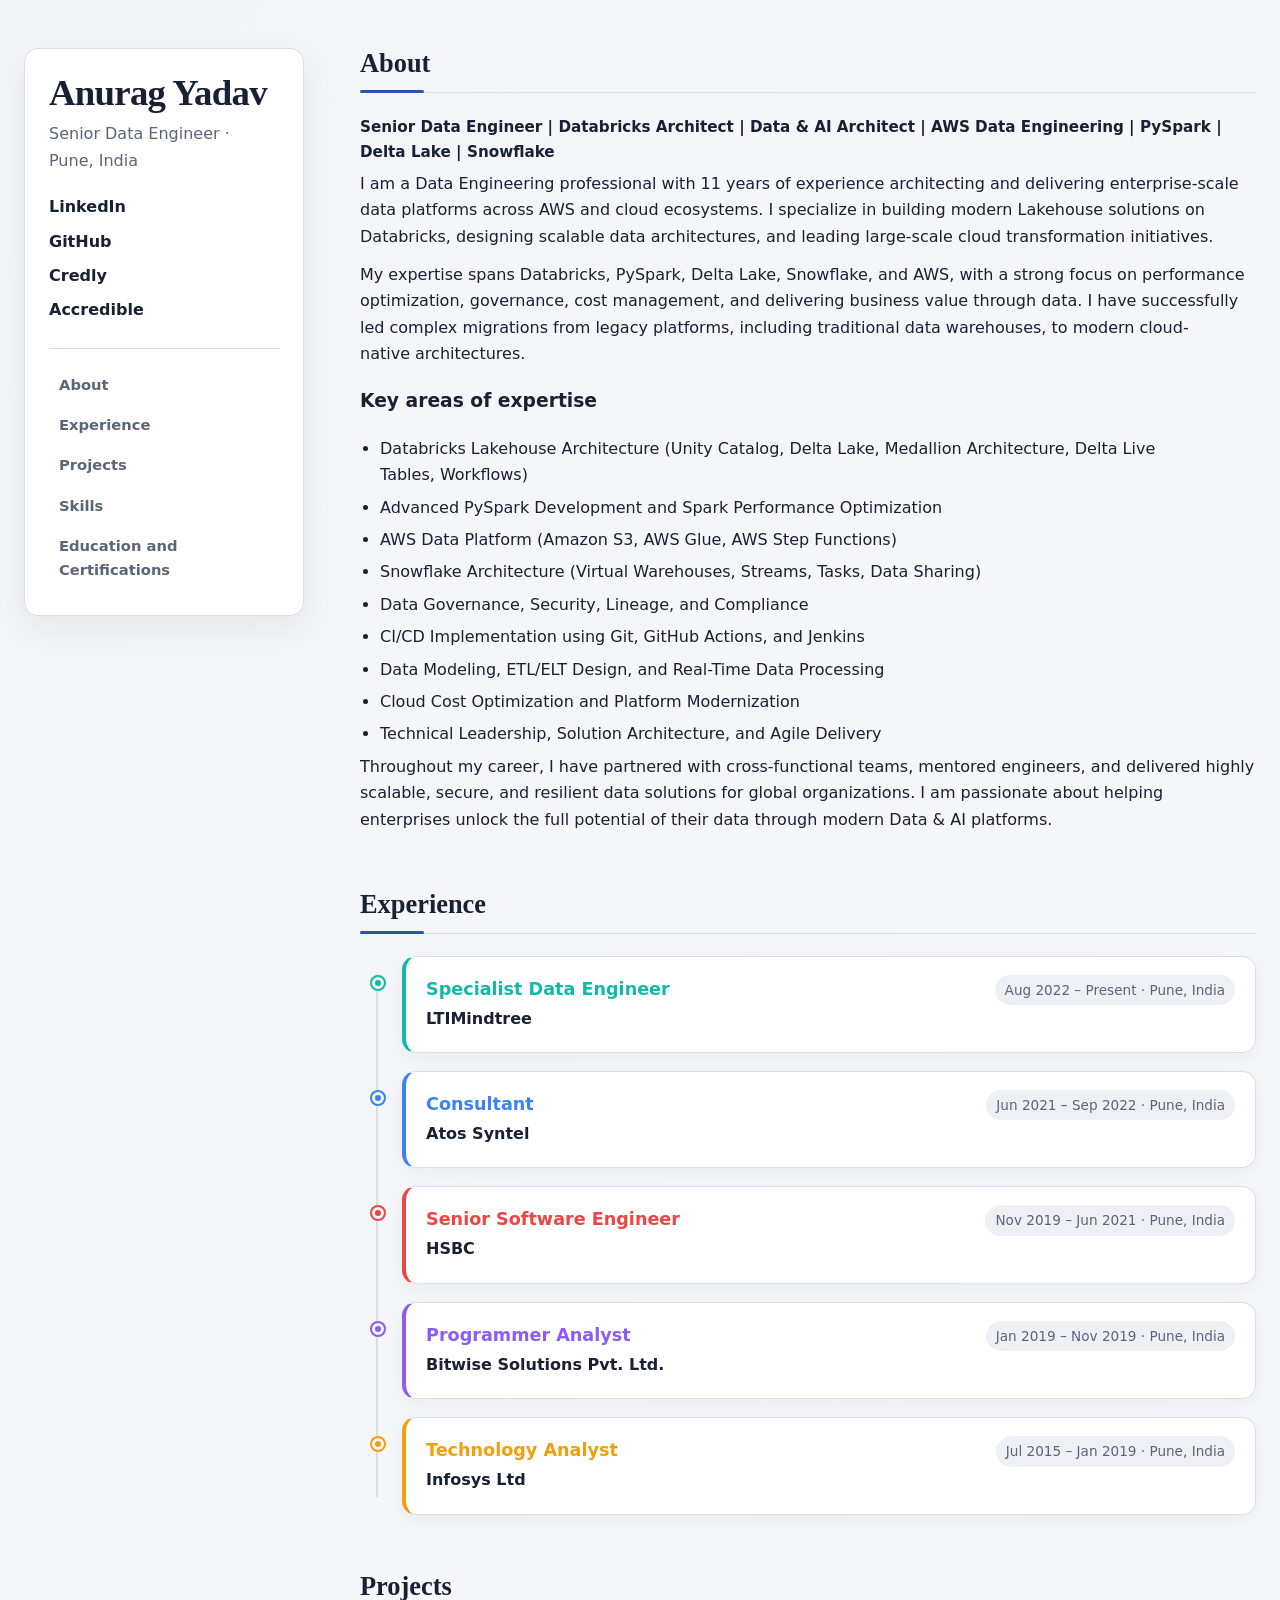
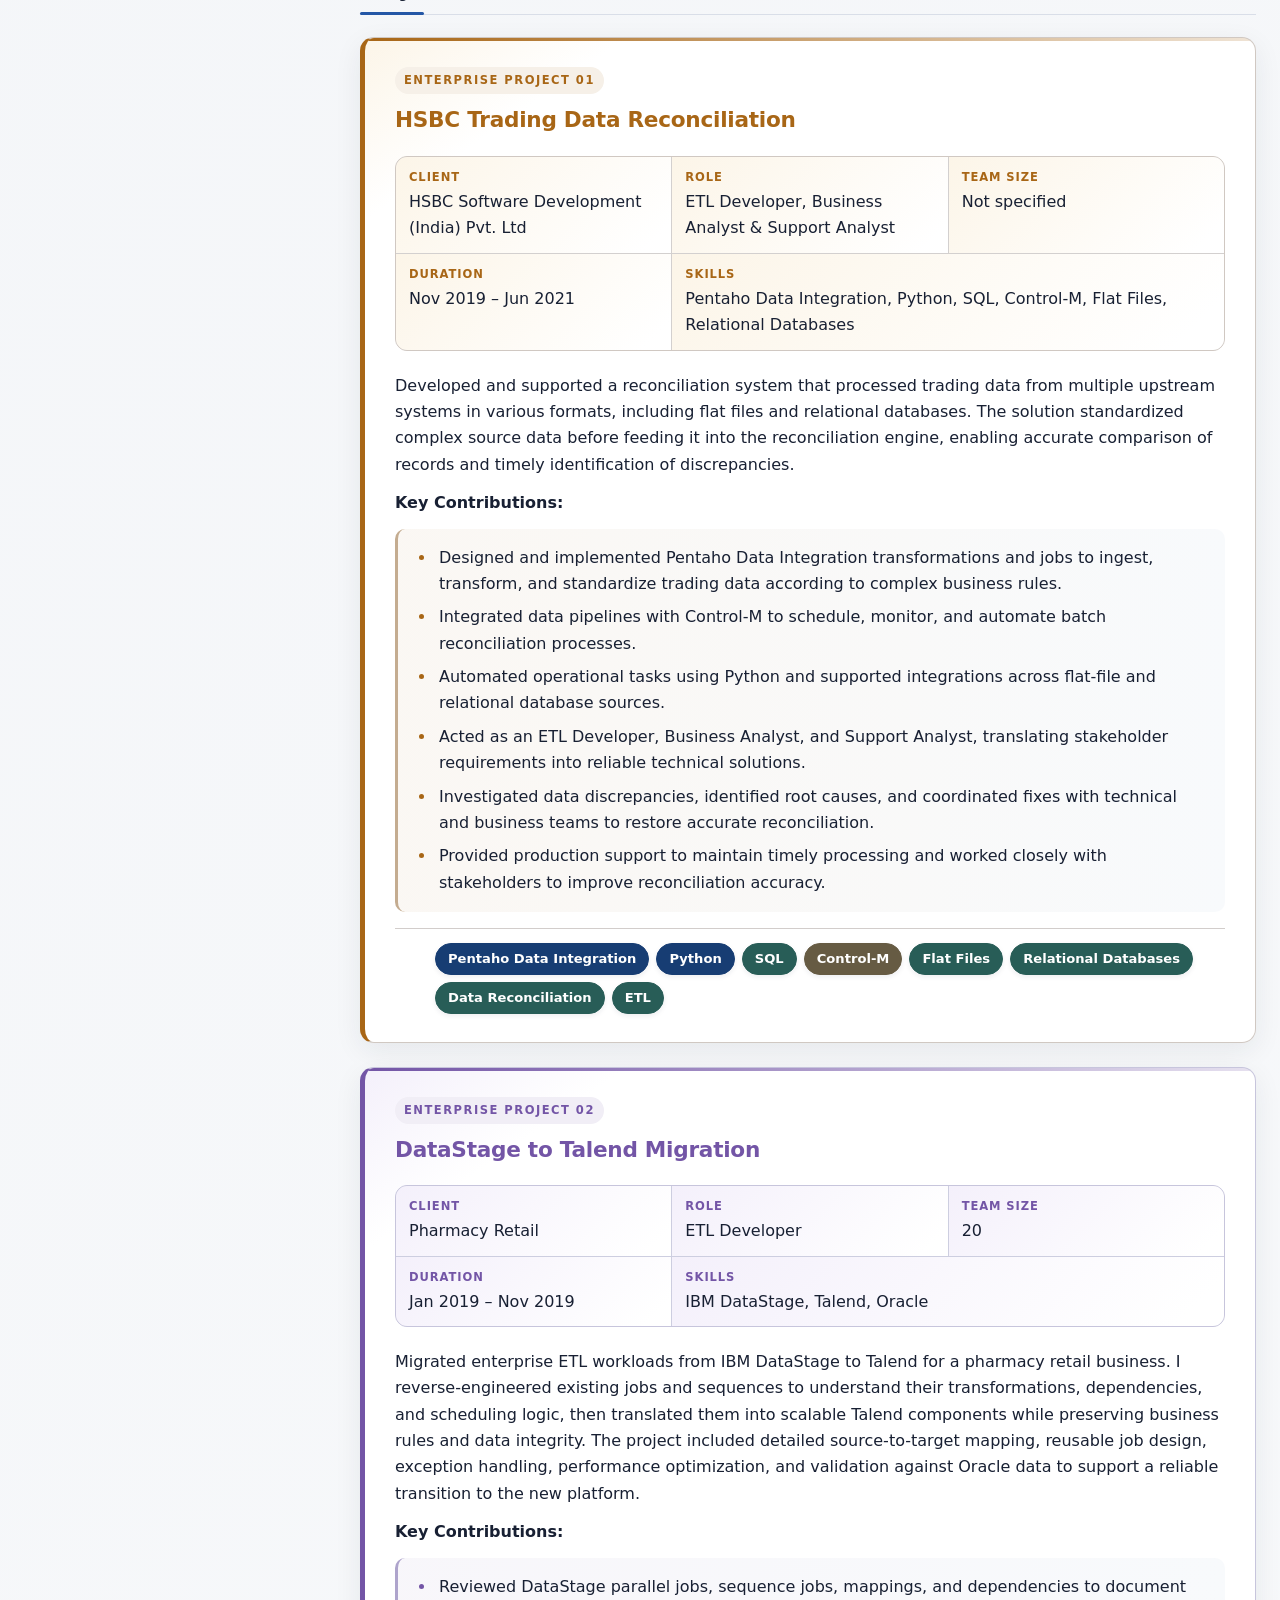
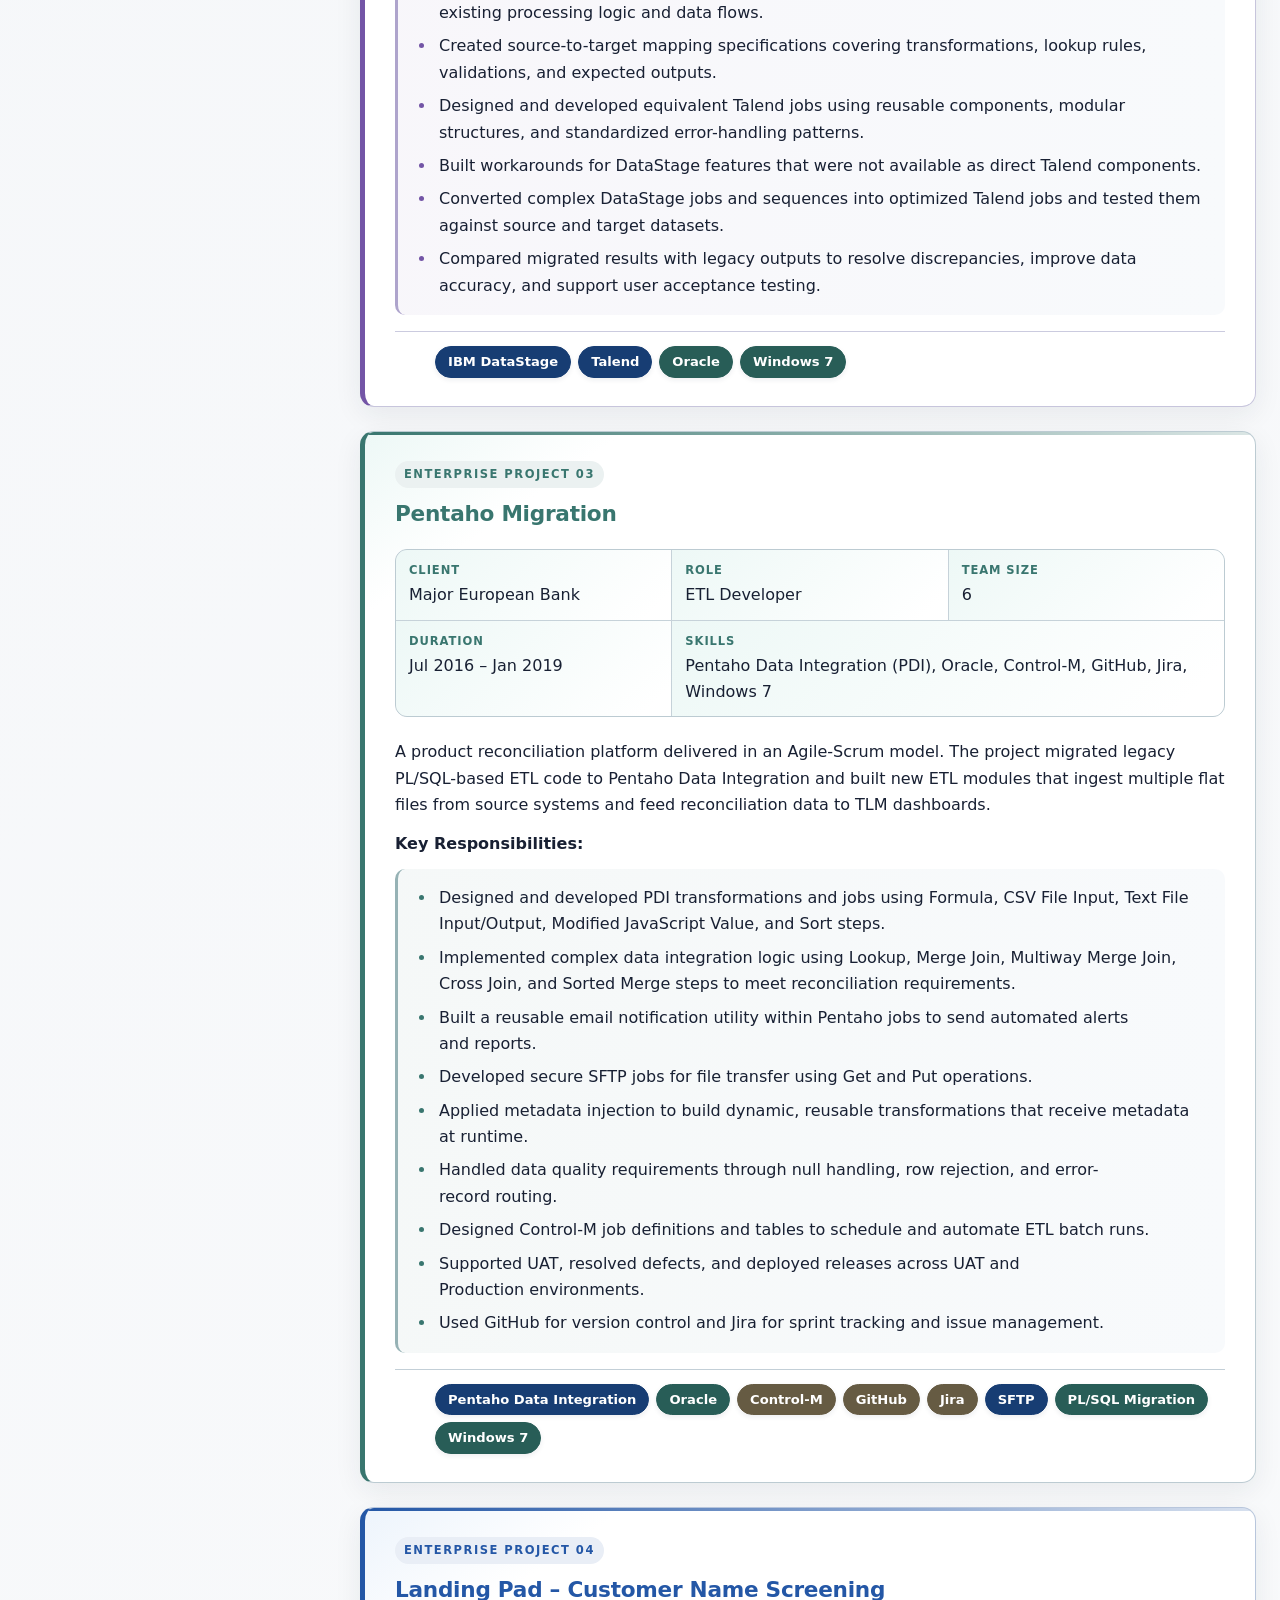
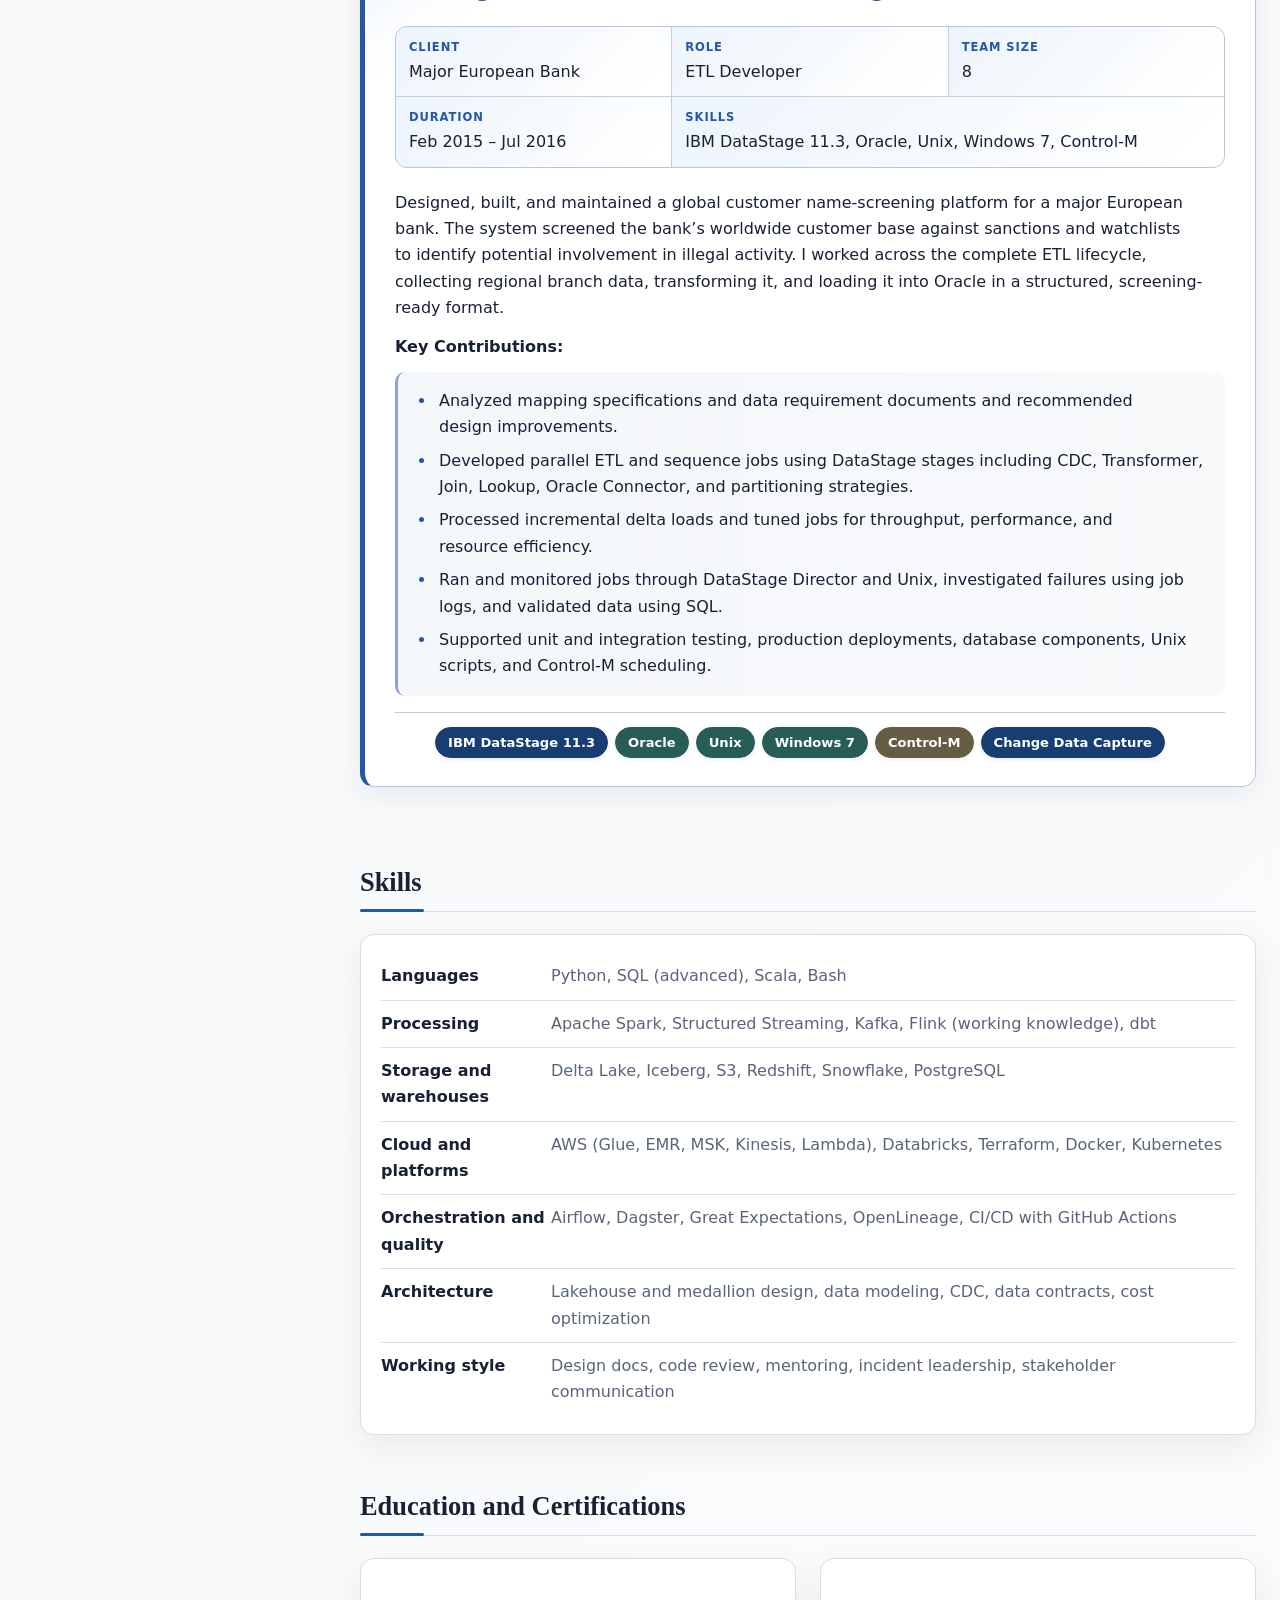
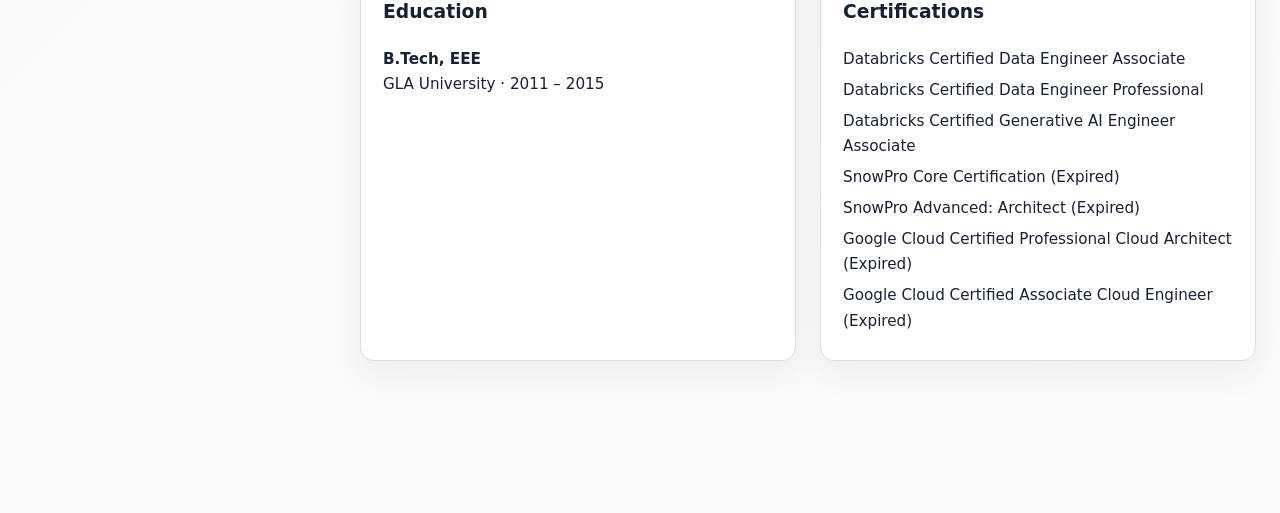
<file: index.html>
<!DOCTYPE html>
<html lang="en">
<head>
<meta charset="utf-8">
<meta name="viewport" content="width=device-width, initial-scale=1">
<title>Anurag Yadav – Senior Data Engineer</title>
<meta name="description" content="Senior Data Engineer">
<style>
:root{
  --bg:#f3f5f8; --panel:#ffffff; --panel-soft:#fafbfc; --ink:#182033; --muted:#596579; --line:#d9dee8; --accent:#2457a6; --accent-strong:#173d73; --chip:#edf1f5; --flow:#edf3fb;
  --shadow:0 12px 32px rgba(30,41,59,.07); --radius:14px;
  color-scheme:light;
}
@media (prefers-color-scheme:dark){ color-scheme:light; }
*{box-sizing:border-box}
html{scroll-behavior:smooth;scroll-padding-top:24px}
body{margin:0;background:linear-gradient(135deg,var(--bg),var(--panel-soft));color:var(--ink);font:16px/1.65 system-ui,-apple-system,"Segoe UI",Roboto,sans-serif}
a{color:var(--accent);text-decoration-thickness:.08em;text-underline-offset:3px}
a:focus-visible{outline:2px solid var(--accent);outline-offset:3px}
.sample{background:var(--accent);color:var(--bg);text-align:center;padding:6px 12px;font-size:.9rem}
.wrap{max-width:1360px;margin:0 auto;padding:48px 24px 96px;display:grid;grid-template-columns:280px minmax(0,1fr);gap:56px}
aside{position:sticky;top:24px;align-self:start;padding:24px;border:1px solid var(--line);border-radius:var(--radius);background:color-mix(in srgb,var(--panel) 94%,transparent);box-shadow:var(--shadow);backdrop-filter:blur(12px)}
h1{font:600 2.3rem/1.1 Georgia,"Iowan Old Style",serif;letter-spacing:-.02em;margin:0 0 8px}
.headline{color:var(--muted);margin:0 0 20px}
aside ul{list-style:none;margin:0 0 24px;padding:0}
aside li{margin:0 0 8px}
aside li a{display:block;color:var(--ink);text-decoration:none;font-weight:600}
aside li a:hover{color:var(--accent)}
nav{display:flex;flex-direction:column;border-top:1px solid var(--line);padding-top:16px}
nav a{display:block;padding:7px 10px;margin:1px 0;border-radius:8px;color:var(--muted);text-decoration:none;font-size:.92rem;font-weight:600}
nav a:hover{color:var(--accent-strong);background:var(--flow)}
section{margin:0 0 56px;scroll-margin-top:24px}
h2{font:600 1.65rem/1.2 Georgia,"Iowan Old Style",serif;margin:0 0 22px;padding-bottom:12px;border-bottom:1px solid var(--line);position:relative}
h2:after{content:"";position:absolute;left:0;bottom:-1px;width:64px;height:3px;border-radius:3px;background:var(--accent)}
p{margin:0 0 12px;max-width:68ch}
.impact{display:grid;grid-template-columns:repeat(auto-fit,minmax(170px,1fr));gap:12px;margin:24px 0 0}
.impact div{background:var(--panel);border:1px solid var(--line);border-radius:8px;padding:14px 16px}
.impact b{display:block;font:600 1.5rem/1.2 Georgia,serif}
.impact span{color:var(--muted);font-size:.9rem}
.timeline{position:relative;margin-left:10px;padding-left:32px}
.timeline:before{content:"";position:absolute;top:18px;bottom:18px;left:6px;width:2px;background:var(--line)}
.job{--job-color:#14b8a6;position:relative;margin:0 0 18px;background:var(--panel);border:1px solid var(--line);border-left:4px solid var(--job-color);border-radius:var(--radius);padding:18px 20px;box-shadow:0 5px 18px rgba(30,41,59,.05)}
.job.blue{--job-color:#3b82f6}
.job.red{--job-color:#ef4444}
.job.violet{--job-color:#8b5cf6}
.job.amber{--job-color:#f59e0b}
.timeline-dot{position:absolute;left:-34px;top:20px;width:12px;height:12px;border-radius:50%;background:var(--job-color);border:3px solid var(--bg);box-shadow:0 0 0 2px var(--job-color)}
.job-header{display:flex;align-items:flex-start;justify-content:space-between;flex-wrap:wrap;gap:20px}
.job h3{margin:0;font-size:1.1rem;color:var(--job-color)}
.proj h3{margin:0;font-size:1.22rem;color:var(--accent-strong)}
.org{margin:2px 0;color:var(--ink);font-weight:600}
.meta{flex-shrink:0;max-width:none;border-radius:999px;background:var(--chip);color:var(--muted);font-size:.85rem;margin:0;padding:4px 10px}
ul.b{margin:0;padding-left:20px;max-width:68ch}
ul.b li{margin:0 0 6px}
#projects{display:flex;flex-direction:column}
#projects>.proj{width:100%}
#projects>.proj:nth-of-type(1){order:4}
#projects>.proj:nth-of-type(2){order:3}
#projects>.proj:nth-of-type(3){order:2}
#projects>.proj:nth-of-type(4){order:1}
.proj{--project-accent:#2457a6;--project-soft:#edf4fc;position:relative;overflow:hidden;background:linear-gradient(145deg,var(--project-soft) 0,var(--panel) 150px,var(--panel) 100%);border:1px solid color-mix(in srgb,var(--project-accent) 18%,var(--line));border-left:5px solid var(--project-accent);border-radius:var(--radius);padding:28px 30px;margin:0 0 24px;box-shadow:0 8px 28px rgba(30,41,59,.075);transition:transform .2s ease,box-shadow .2s ease,border-color .2s ease}
.proj:before{content:"";position:absolute;left:0;right:0;top:0;height:3px;background:linear-gradient(90deg,var(--project-accent),color-mix(in srgb,var(--project-accent) 18%,transparent))}
.proj:hover{transform:translateY(-3px);border-color:color-mix(in srgb,var(--project-accent) 42%,var(--line));box-shadow:0 16px 38px rgba(30,41,59,.11)}
.proj.blue{--project-accent:#2457a6;--project-soft:#edf4fc}
.proj.teal{--project-accent:#39766f;--project-soft:#edf8f6}
.proj.violet{--project-accent:#7355a6;--project-soft:#f4f0fb}
.proj.amber{--project-accent:#a86616;--project-soft:#fcf5e8}
.proj-kicker{display:inline-block;color:var(--project-accent)!important;font-size:.72rem;font-weight:800;letter-spacing:.13em;text-transform:uppercase;margin-bottom:8px;padding:4px 9px;border-radius:999px;background:color-mix(in srgb,var(--project-accent) 10%,var(--panel))}
.proj h3{position:relative;color:var(--project-accent);font-size:1.35rem;letter-spacing:-.012em}
.proj p,.proj ul{max-width:none;text-wrap:pretty}
.proj>ul:not(.chips){margin-top:12px;padding:16px 20px 16px 38px;border-left:3px solid color-mix(in srgb,var(--project-accent) 42%,var(--line));border-radius:10px;background:linear-gradient(90deg,color-mix(in srgb,var(--project-accent) 5%,#fff),#f8fafc)}
.proj>ul:not(.chips) li{margin-bottom:7px;padding-left:3px}
.proj>ul:not(.chips) li::marker{color:var(--project-accent)}
.proj>ul:not(.chips) li:last-child{margin-bottom:0}
#about p,#about ul.b{max-width:none;text-wrap:pretty}
.project-details{position:relative;display:grid;grid-template-columns:repeat(3,minmax(0,1fr));gap:1px;margin:18px 0 22px;padding:0;border:1px solid color-mix(in srgb,var(--project-accent) 18%,var(--line));border-radius:12px;background:color-mix(in srgb,var(--project-accent) 12%,var(--line));overflow:hidden}
.project-details div{display:block;min-height:68px;background:linear-gradient(135deg,var(--project-soft),var(--panel) 92%);padding:11px 13px;margin:0}
.project-details div:last-child{grid-column:span 2}
.project-details dt{font-size:.72rem;font-weight:800;letter-spacing:.08em;text-transform:uppercase;color:var(--project-accent)}
.project-details dd{margin:2px 0 0;color:var(--ink)}
.flow{display:flex;flex-wrap:wrap;align-items:center;gap:6px;margin:12px 0}
.flow span{background:var(--flow);border-radius:6px;padding:3px 10px;font-size:.86rem}
.flow i{color:var(--muted);font-style:normal}
.chips{display:flex;flex-wrap:wrap;gap:7px;list-style:none;margin:10px 0 0;padding-top:14px;border-top:1px solid color-mix(in srgb,var(--project-accent) 14%,var(--line))}
.chips li{border:1px solid transparent;border-radius:999px;padding:4px 12px;font-size:.82rem;font-weight:650;box-shadow:0 2px 5px rgba(30,41,59,.08)}
.chips li.tech{background:#173d73;color:#ffffff;border-color:#173d73}
.chips li.platform{background:#285d57;color:#ffffff;border-color:#285d57}
.chips li.tool{background:#665b43;color:#ffffff;border-color:#665b43}
.chips li.database{background:#493e68;color:#ffffff;border-color:#493e68}
.chips li.cloud{background:#31536d;color:#ffffff;border-color:#31536d}
.skills{display:grid;grid-template-columns:170px 1fr;gap:0;margin:0;padding:18px 20px;border:1px solid var(--line);border-radius:var(--radius);background:var(--panel);box-shadow:var(--shadow)}
.skills dt,.skills dd{padding:10px 0;border-bottom:1px solid var(--line)}
.skills dt:nth-last-child(2),.skills dd:last-child{border-bottom:0}
.skills dt{font-weight:600}
.skills dd{margin:0;color:var(--muted)}
.two{display:grid;grid-template-columns:1fr 1fr;gap:24px}
.two>div{padding:20px 22px;border:1px solid var(--line);border-radius:var(--radius);background:var(--panel);box-shadow:var(--shadow)}
#writing ul{padding:18px 18px 18px 38px;border:1px solid var(--line);border-radius:var(--radius);background:var(--panel);box-shadow:var(--shadow)}
.small{font-size:.95rem;margin:0 0 6px}
@media (max-width:820px){
  .wrap{grid-template-columns:1fr;gap:32px;padding-top:28px}
  aside{position:static}
  nav{display:none}
  .skills,.two{grid-template-columns:1fr}
  .job-header{flex-direction:column;gap:10px}
  .meta{flex-shrink:1}
  .project-details{grid-template-columns:repeat(2,minmax(0,1fr))}
  .project-details div:last-child{grid-column:1/-1}
}
@media (max-width:520px){
  .project-details{grid-template-columns:1fr}
  .project-details div:last-child{grid-column:auto}
  .proj{padding:22px 20px}
}
@media (prefers-reduced-motion:reduce){html{scroll-behavior:auto}}
</style>
</head>
<body>
<div class="wrap">
  <aside>
    <h1>Anurag Yadav</h1>
    <p class="headline">Senior Data Engineer · Pune, India</p>
    <ul>
      <li><a href="https://www.linkedin.com/in/yadavraganu/" rel="me noopener">LinkedIn</a></li>
      <li><a href="https://github.com/yadavraganu" rel="me noopener">GitHub</a></li>
      <li><a href="https://www.credly.com/users/yadavraganu/badges/credly">Credly</a></li>
      <li><a href="https://www.credential.net/profile/raganu/wallet">Accredible</a></li>
    </ul>
    <nav aria-label="Sections">
      <a href="#about">About</a><a href="#experience">Experience</a><a href="#projects">Projects</a>
      <a href="#skills">Skills</a><a href="#credentials">Education and Certifications</a>
    </nav>
  </aside>

  <main>
    <div data-section="about.html"></div>
    <div data-section="experience.html"></div>
    <div data-section="projects.html"></div>
    <div data-section="skills.html"></div>
    <div data-section="credentials.html"></div>
  </main>
</div>

<script>
(async () => {
  for (const slot of document.querySelectorAll('[data-section]')) {
    try {
      const response = await fetch(slot.dataset.section);
      if (!response.ok) throw new Error(`Could not load ${slot.dataset.section}`);
      slot.innerHTML = await response.text();
    } catch (error) {
      slot.innerHTML = `<p>Unable to load <strong>${slot.dataset.section}</strong>.</p>`;
      console.error(error);
    }
  }
  if (location.hash) {
    requestAnimationFrame(() => document.querySelector(location.hash)?.scrollIntoView());
  }
})();
</script>
</body>
</html>
</file>
